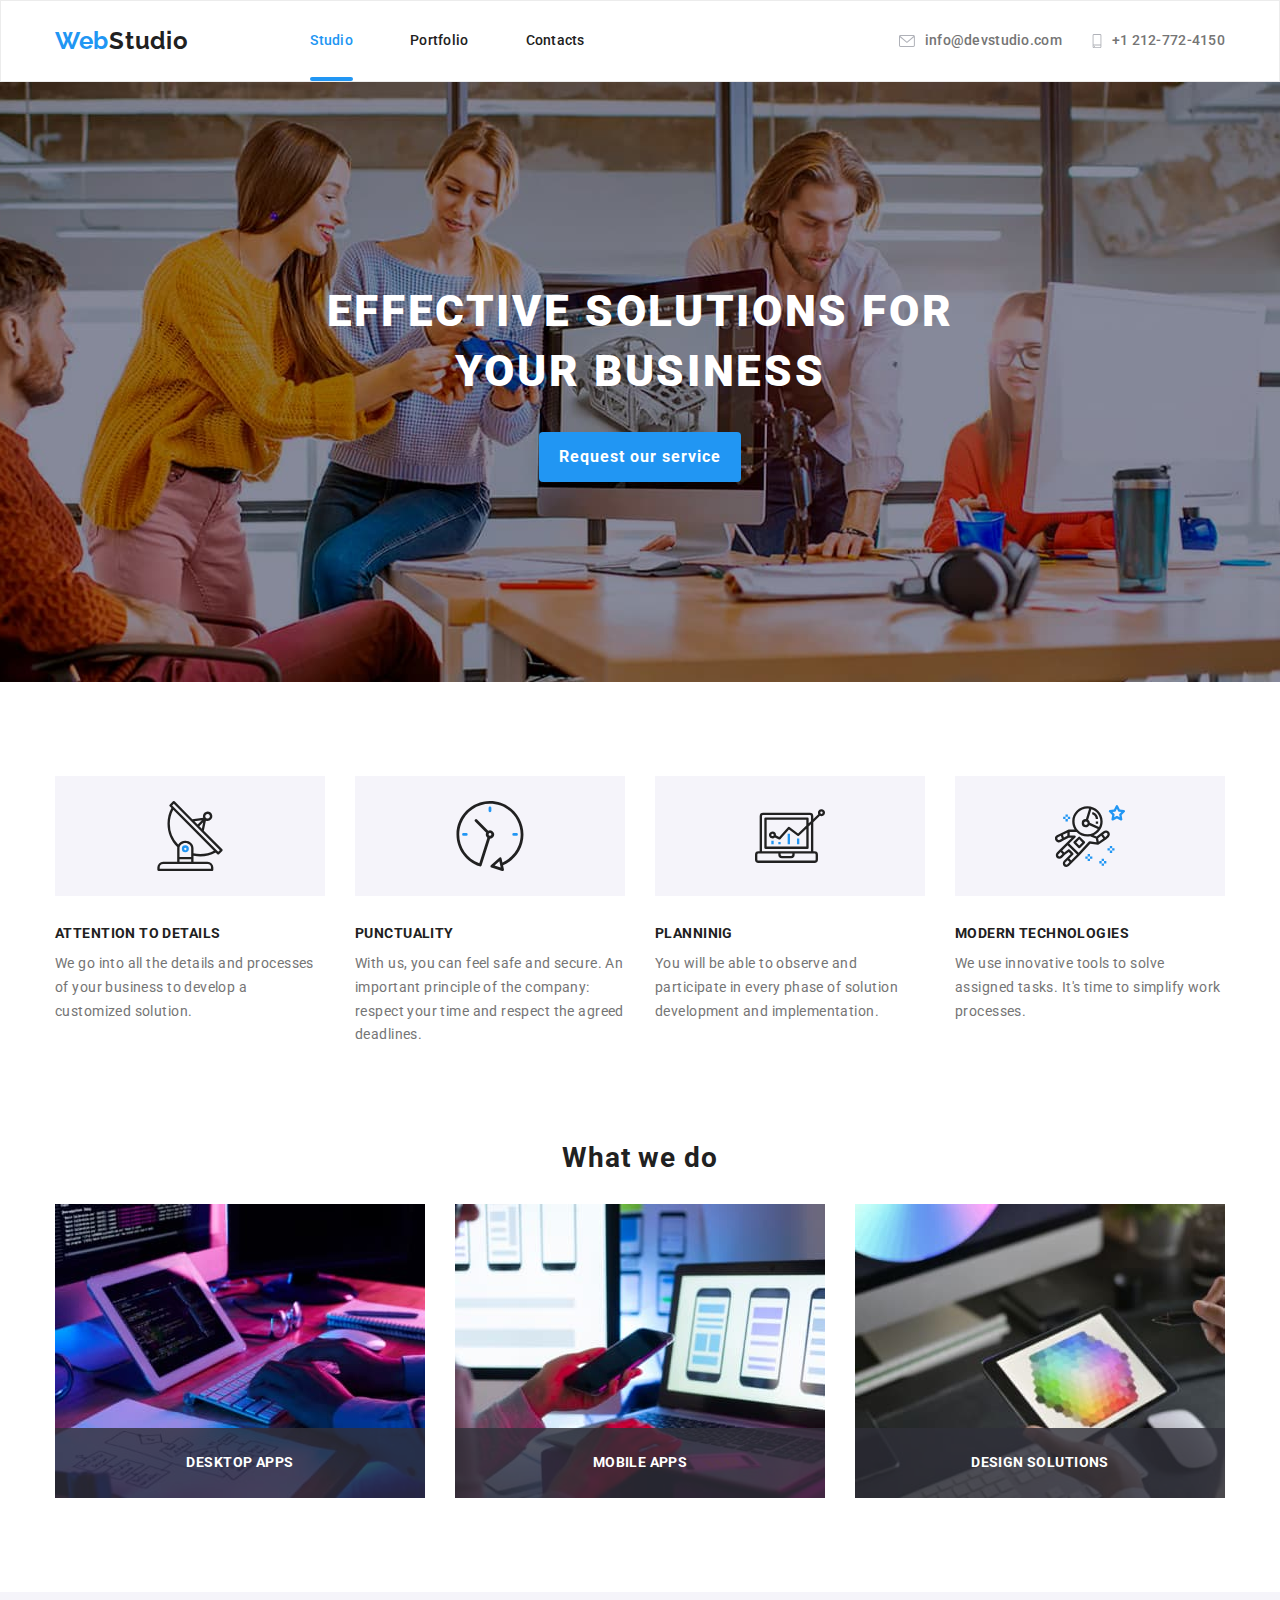
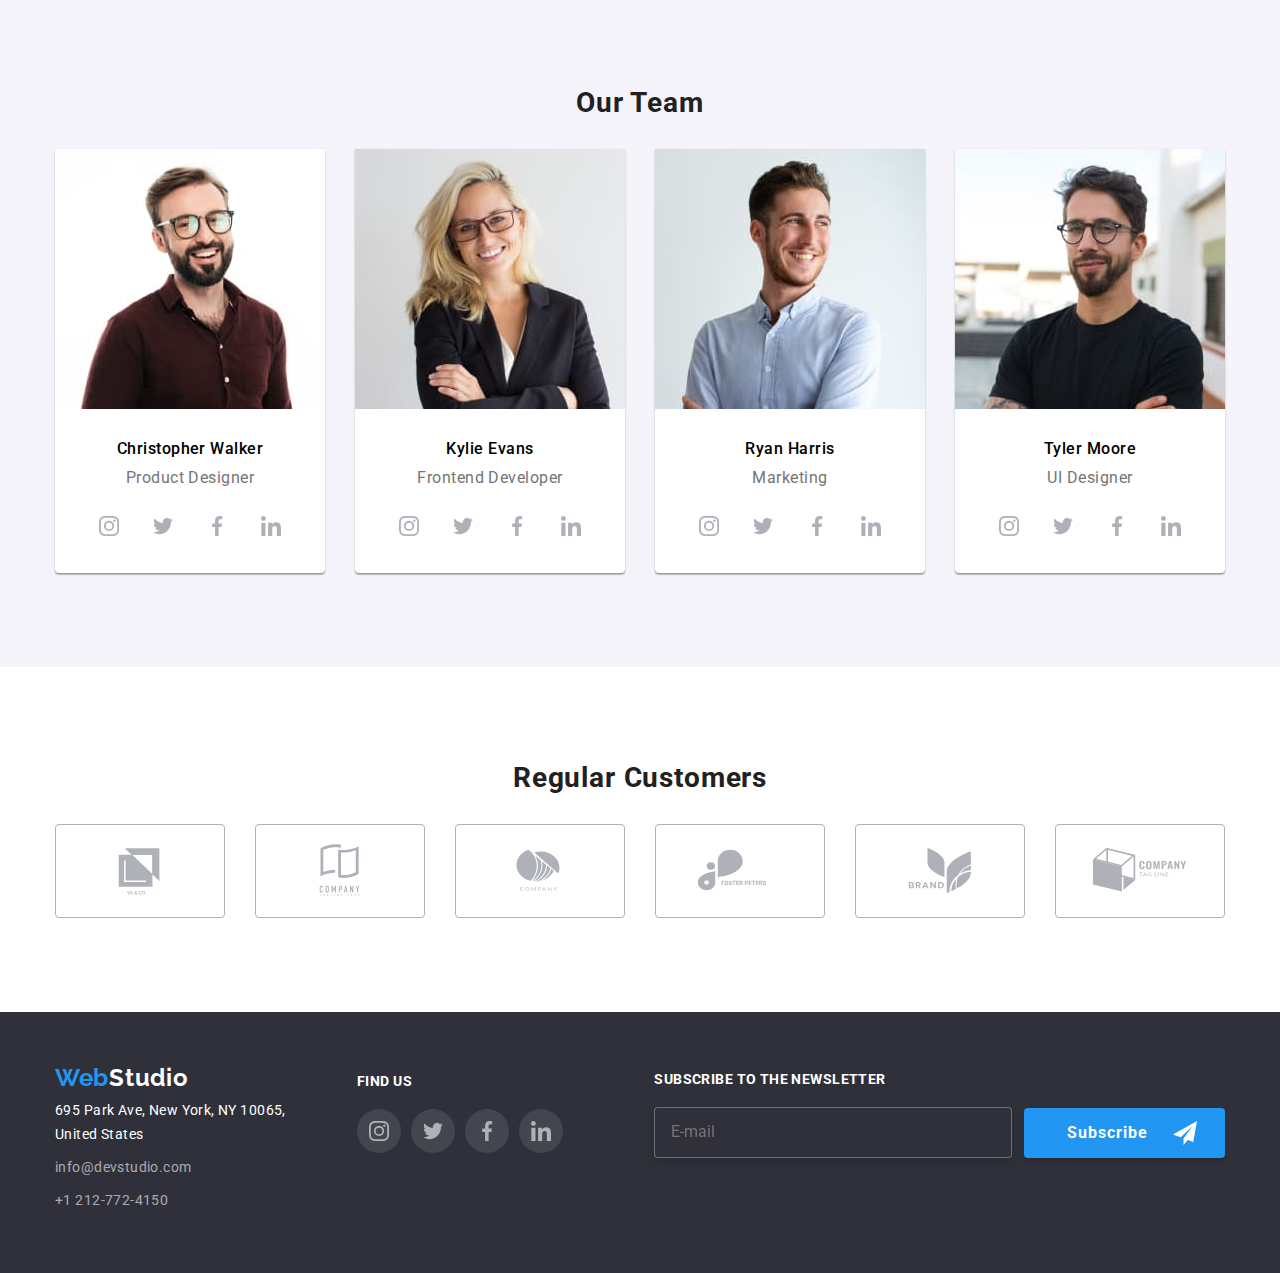
<file: index.html>
<!DOCTYPE html>
<html lang="en">

<head>
	<meta charset="UTF-8">
	<meta http-equiv="X-UA-Compatible" content="IE=edge">
	<meta name="viewport" content="width=device-width, initial-scale=1.0">
	<title>Studio</title>
	<link rel="preconnect" href="https://fonts.googleapis.com">
	<link rel="preconnect" href="https://fonts.gstatic.com" crossorigin>
	<link rel="preconnect" href="https://fonts.googleapis.com">
	<link rel="preconnect" href="https://fonts.gstatic.com" crossorigin>
	<link href="https://fonts.googleapis.com/css2?family=Raleway:wght@700&family=Roboto:wght@400;500;700;900&display=swap"
		rel="stylesheet">
	<link rel="stylesheet" href="https://cdnjs.cloudflare.com/ajax/libs/modern-normalize/1.1.0/modern-normalize.min.css">
	<link rel="stylesheet" href="./css/main.min.css">
</head>

<body class="body">

	<!-- Header -->
	<header class="page-header">
		<div class="conteiner conteiner--header">
			<div class="page-header--flex">
				<!-- Logo -->
				<a href="./index.html" class="logo page-header__logo--padding">Web<span
						class="page-header__logo">Studio</span></a>

				<!-- Main navigation -->
				<div class="page-header__wrapper is-open js-menu-container" >
					<nav class="page-header__nav">
						<ul class="nav">
							<li class="nav__item">
								<a href="./index.html" class="nav__link nav__link--current">Studio</a>
							</li>
							<li class="nav__item">
								<a href="./portfolio.html" class="nav__link">Portfolio</a>
							</li>
							<li class="nav__item">
								<a href="#contacts" class="nav__link">Contacts</a>
							</li>
						</ul>
					</nav>
					</nav>

					<!-- Contacts -->
					<div class="page-header__contacts">
						<ul class="contacts">
							<li class="contacts__item">
								<a href="mailto:info@devstudio.com" class="contacts__link">
									<svg class="contacts__icon-mail" width="16" height="12">
										<use href="./images/decorative-img/stripe.svg#icon-envelope"></use>
									</svg>
									info@devstudio.com
								</a>
							</li>
							<li class="contacts__item">
								<a href="tel:+12127724150" class="contacts__link">
									<svg class="contacts__icon-phone" width="10" height="18">
										<use href="./images/decorative-img/stripe.svg#icon-smartphone"></use>
									</svg>
									+1 212-772-4150
								</a>
							</li>
						</ul>
					</div>

					<!-- Social-list -->
					<div class="page-header__header-social-list">
						<ul class="header-social-list">
							<li class="header-social-list__item">
								<a href="" class="header-social-list__link">Instagram</a>
							</li>
							<li class="header-social-list__item">
								<a href="" class="header-social-list__link">Twitter</a>
							</li>
							<li class="header-social-list__item">
								<a href="" class="header-social-list__link">Facebook</a>
							</li>
							<li class="header-social-list__item">
								<a href="" class="header-social-list__link">LinkedIn</a>
							</li>
						</ul>
					</div>
					<button type="button" class="page-header__btn page-header__btn--close js-close-menu" >
						<svg class="page-header__icon" width="40" height="40">
							<use href="./images/decorative-img/stripe.svg#icon-x"></use>
						</svg>
					</button>
				</div>
				<!-- Button open -->
				<button type="button" class="page-header__btn js-open-menu" >
					<svg class="page-header__icon" width="40" height="40">
						<use href="./images/decorative-img/stripe.svg#icon-page-header-btn"></use>
					</svg>
				</button>
			</div>
		</div>
	</header>

	<!-- Main -->
	<main class="main">

		<!-- Hero -->
		<section class="hero">
			<div class="conteiner">
				<h1 class="hero__title">Effective solutions for your business</h1>
				<button type="button" class="hero__btn" data-modal-open>
					Request our service
				</button>
			</div>
		</section>

		<!-- Our rules -->
		<section class="section">
			<div class="conteiner">
				<h2 class="is-visually-hidden">Our rules</h2>
				<ul class="rules-list">
					<li class="rules-list__item">
						<div class="rule-list__icon">
							<svg width="70" height="70">
								<use href="./images/decorative-img/stripe.svg#icon-antenna"></use>
							</svg>
						</div>
						<h3 class="rule-list__label">Attention to details</h3>
						<p class="rule-list__text">
							We go into all the details and processes of your business to
							develop a customized solution.
						</p>
					</li>
					<li class="rules-list__item">
						<div class="rule-list__icon">
							<svg width="70" height="70">
								<use href="./images/decorative-img/stripe.svg#icon-clock"></use>
							</svg>
						</div>
						<h3 class="rule-list__label">Punctuality</h3>
						<p class="rule-list__text">
							With us, you can feel safe and secure. An important principle of the company: respect your time and
							respect the agreed
							deadlines.
						</p>
					</li>
					<li class="rules-list__item">
						<div class="rule-list__icon">
							<svg width="70" height="70">
								<use href="./images/decorative-img/stripe.svg#icon-diagram"></use>
							</svg>
						</div>
						<h3 class="rule-list__label">Planninig</h3>
						<p class="rule-list__text">
							You will be able to observe and participate in every phase of solution development and implementation.
						</p>
					</li>
					<li class="rules-list__item">
						<div class="rule-list__icon">
							<svg width="70" height="70">
								<use href="./images/decorative-img/stripe.svg#icon-astronaut"></use>
							</svg>
						</div>
						<h3 class="rule-list__label">Modern technologies</h3>
						<p class="rule-list__text">
							We use innovative tools to solve assigned tasks. It's time to simplify work processes.
						</p>
					</li>
				</ul>
			</div>
		</section>

		<!-- What we do -->
		<section class="section section--padding">
			<div class="conteiner">
				<h2 class="section-title">What we do</h2>
				<ul class="what-we-list">
					<li class="what-we-list__item">
						<div class="what-we-list__content">
							<img srcset="./images/img/desktop/what-we/what-we-1@2x-740.jpg 2x,
													./images/img/desktop/what-we/what-we-1@3x-1110.jpg 3x"
								src=" ./images/img/desktop/what-we/what-we-1-370.jpg" alt="Developing a desktop application"
								class="what-we-list__img">
							<p class="what-we-list__label">desktop apps</p>
						</div>
					</li>
					<li class="what-we-list__item">
						<div class="what-we-list__content">
							<img srcset="./images/img/desktop/what-we/what-we-2@2x-740.jpg 2x,
														./images/img/desktop/what-we/what-we-2@3x-1110.jpg 3x"
								src=" ./images/img/desktop/what-we/what-we-2-370.jpg" alt="Developing a mobile application"
								class="what-we-list__img">
							<p class="what-we-list__label">mobile apps</p>
						</div>
					</li>
					<li class="what-we-list__item">
						<div class="what-we-list__content">
							<img srcset="./images/img/desktop/what-we/what-we-3@2x-740.jpg 2x,
															./images/img/desktop/what-we/what-we-3@3x-1110.jpg 3x"
								src=" ./images/img/desktop/what-we/what-we-3-370.jpg" alt="Designing solution"
								class="what-we-list__img">
							<p class="what-we-list__label">design solutions</p>
						</div>
					</li>
				</ul>
			</div>
		</section>

		<!-- Our team -->
		<section class="section--grey-bg">
			<div class="conteiner">
				<h2 class="section-title">Our Team</h2>
				<ul class="team-list">
					<li class="team-list__item">
						<div class="team-member">
							<picture>
								<source srcset="./images/img/desktop/team-member/d-team-member-1-270.jpg 1x,
																./images/img/desktop/team-member/d-team-member-1@2x-540.jpg 2x,
																./images/img/desktop/team-member/d-team-member-1@3x-810.jpg 3x" media="(min-width: 1200px)">
								<source srcset="./images/img/tablet/team-member/t-team-member-1-354.jpg 1x,
																./images/img/tablet/team-member/t-team-member-1@2x-708.jpg 2x,
																./images/img/tablet/team-member/t-team-member-1@3x-1062.jpg 3x" media="(min-width: 768px)">
								<source srcset="./images/img/mobile/team-member/m-team-member-1-450.jpg 1x,
																./images/img/mobile/team-member/m-team-member-1@2x-900.jpg 2x,
																./images/img/mobile/team-member/m-team-member-1@3x-1350.jpg 3x" media="(max-width: 767px)">
								<img src="./images/img/desktop/team-member/d-team-member-1-270.jpg" alt="photo of Product Designer" class="team-member__photo">
							</picture>
							<div class="team-member__content">
								<h3 class="team-member__name">Christopher Walker</h3>
								<p class="team-member__position">Product Designer</p>
								<ul class="social-list">
									<li class="social-list__item">
										<a href="https://www.instagram.com/" class="social-list__link">
											<svg class="social-list__icon" width="20" height="20">
												<use href="./images/decorative-img/stripe.svg#icon-instagram"></use>
											</svg>
										</a>
									</li>
									<li class="social-list__item">
										<a href="https://twitter.com/?lang=uk" class="social-list__link">
											<svg class="social-list__icon" width="20" height="20">
												<use href="./images/decorative-img/stripe.svg#icon-twitter"></use>
											</svg>
										</a>
									</li>
									<li class="social-list__item">
										<a href="https://www.facebook.com/" class="social-list__link">
											<svg class="social-list__icon" width="20" height="20">
												<use href="./images/decorative-img/stripe.svg#icon-facebook"></use>
											</svg>
										</a>
									</li>
									<li class="social-list__item">
										<a href="https://ua.linkedin.com/" class="social-list__link">
											<svg class="social-list__icon" width="20" height="20">
												<use href="./images/decorative-img/stripe.svg#icon-linkedin"></use>
											</svg>
										</a>
									</li>
								</ul>
							</div>
						</div>
					</li>
					<li class="team-list__item">
						<div class="team-member">
							<picture>
								<source srcset="./images/img/desktop/team-member/d-team-member-2-270.jpg 1x,
																./images/img/desktop/team-member/d-team-member-2@2x-540.jpg 2x,
																./images/img/desktop/team-member/d-team-member-2@3x-810.jpg 3x" media="(min-width:1200px)">
								<source srcset="./images/img/tablet/team-member/t-team-member-2-354.jpg 1x,
																./images/img/tablet/team-member/t-team-member-2@2x-708.jpg 2x,
																./images/img/tablet/team-member/t-team-member-2@3x-1062.jpg 3x" media="(min-width:768px)">
								<source srcset="./images/img/mobile/team-member/m-team-member-2-450.jpg 1x,
																./images/img/mobile/team-member/m-team-member-2@2x-900.jpg 2x,
																./images/img/mobile/team-member/m-team-member-2@3x-1350.jpg 3x" media="(max-width:767px)">
								<img src="./images/img/desktop/team-member/d-team-member-2-270.jpg" alt="photo of Frontend Developer"
									class="team-member__photo">
							</picture>
							<div class="team-member__content">
								<h3 class="team-member__name">Kylie Evans</h3>
								<p class="team-member__position">Frontend Developer</p>
								<ul class="social-list">
									<li class="social-list__item">
										<a href="https://www.instagram.com/" class="social-list__link">
											<svg class="social-list__icon" width="20" height="20">
												<use href="./images/decorative-img/stripe.svg#icon-instagram"></use>
											</svg>
										</a>
									</li>
									<li class="social-list__item">
										<a href="https://twitter.com/?lang=uk" class="social-list__link">
											<svg class="social-list__icon" width="20" height="20">
												<use href="./images/decorative-img/stripe.svg#icon-twitter"></use>
											</svg>
										</a>
									</li>
									<li class="social-list__item">
										<a href="https://www.facebook.com/" class="social-list__link">
											<svg class="social-list__icon" width="20" height="20">
												<use href="./images/decorative-img/stripe.svg#icon-facebook"></use>
											</svg>
										</a>
									</li>
									<li class="social-list__item">
										<a href="https://ua.linkedin.com/" class="social-list__link">
											<svg class="social-list__icon" width="20" height="20">
												<use href="./images/decorative-img/stripe.svg#icon-linkedin"></use>
											</svg>
										</a>
									</li>
								</ul>
							</div>
						</div>
					</li>
					<li class="team-list__item">
						<div class="team-member">
							<picture>
								<source srcset="./images/img/desktop/team-member/d-team-member-3-270.jpg 1x,
																./images/img/desktop/team-member/d-team-member-3@2x-540.jpg 2x,
																./images/img/desktop/team-member/d-team-member-3@3x-810.jpg 3x" media="(min-width:1200px)">
								<source srcset="./images/img/tablet/team-member/t-team-member-3-354.jpg 1x,
																./images/img/tablet/team-member/t-team-member-3@2x-708.jpg 2x,
																./images/img/tablet/team-member/t-team-member-3@3x-1062.jpg 3x" media="(min-width:768px)">
								<source srcset="./images/img/mobile/team-member/m-team-member-3-450.jpg 1x,
																./images/img/mobile/team-member/m-team-member-3@2x-900.jpg 2x,
																./images/img/mobile/team-member/m-team-member-3@3x-1350.jpg 3x" media="(max-width:767px)">
								<img src="./images/img/desktop/team-member/d-team-member-3-270.jpg" alt="photo of Marketing"
									class="team-member__photo">
							</picture>
							<div class="team-member__content">
								<h3 class="team-member__name">Ryan Harris</h3>
								<p class="team-member__position">Marketing</p>
								<ul class="social-list">
									<li class="social-list__item">
										<a href="https://www.instagram.com/" class="social-list__link">
											<svg class="social-list__icon" width="20" height="20">
												<use href="./images/decorative-img/stripe.svg#icon-instagram"></use>
											</svg>
										</a>
									</li>
									<li class="social-list__item">
										<a href="https://twitter.com/?lang=uk" class="social-list__link">
											<svg class="social-list__icon" width="20" height="20">
												<use href="./images/decorative-img/stripe.svg#icon-twitter"></use>
											</svg>
										</a>
									</li>
									<li class="social-list__item">
										<a href="https://www.facebook.com/" class="social-list__link">
											<svg class="social-list__icon" width="20" height="20">
												<use href="./images/decorative-img/stripe.svg#icon-facebook"></use>
											</svg>
										</a>
									</li>
									<li class="social-list__item">
										<a href="https://ua.linkedin.com/" class="social-list__link">
											<svg class="social-list__icon" width="20" height="20">
												<use href="./images/decorative-img/stripe.svg#icon-linkedin"></use>
											</svg>
										</a>
									</li>
								</ul>
							</div>
						</div>
					</li>
					<li class="team-list__item">
						<div class="team-member">
							<picture>
								<source srcset="./images/img/desktop/team-member/d-team-member-4-270.jpg 1x,
																./images/img/desktop/team-member/d-team-member-4@2x-540.jpg 2x,
																./images/img/desktop/team-member/d-team-member-4@3x-810.jpg 3x" media="(min-width:1200px)">
								<source srcset="./images/img/tablet/team-member/t-team-member-4-354.jpg 1x,
																./images/img/tablet/team-member/t-team-member-4@2x-708.jpg 2x,
																./images/img/tablet/team-member/t-team-member-4@3x-1062.jpg 3x" media="(min-width:768px)">
								<source srcset="./images/img/mobile/team-member/m-team-member-4-450.jpg 1x,
																./images/img/mobile/team-member/m-team-member-4@2x-900.jpg 2x,
																./images/img/mobile/team-member/m-team-member-4@3x-1350.jpg 3x" media="(max-width:767px)">
								<img src="./images/img/desktop/team-member/d-team-member-4-270.jpg" alt="photo of UI Designer"
									class="team-member__photo">
							</picture>
							<div class="team-member__content">
								<h3 class="team-member__name">Tyler Moore</h3>
								<p class="team-member__position">UI Designer</p>
								<ul class="social-list">
									<li class="social-list__item">
										<a href="https://www.instagram.com/" class="social-list__link">
											<svg class="social-list__icon" width="20" height="20">
												<use href="./images/decorative-img/stripe.svg#icon-instagram"></use>
											</svg>
										</a>
									</li>
									<li class="social-list__item">
										<a href="https://twitter.com/?lang=uk" class="social-list__link">
											<svg class="social-list__icon" width="20" height="20">
												<use href="./images/decorative-img/stripe.svg#icon-twitter"></use>
											</svg>
										</a>
									</li>
									<li class="social-list__item">
										<a href="https://www.facebook.com/" class="social-list__link">
											<svg class="social-list__icon" width="20" height="20">
												<use href="./images/decorative-img/stripe.svg#icon-facebook"></use>
											</svg>
										</a>
									</li>
									<li class="social-list__item">
										<a href="https://ua.linkedin.com/" class="social-list__link">
											<svg class="social-list__icon" width="20" height="20">
												<use href="./images/decorative-img/stripe.svg#icon-linkedin"></use>
											</svg>
										</a>
									</li>
								</ul>
							</div>
						</div>
					</li>
				</ul>
			</div>
		</section>

		<!-- Customers -->
		<section class="customers section">
			<div class="conteiner">
				<h2 class="section-title">Regular Customers</h2>
				<ul class="client-list">
					<li class="client-list__item">
						<a href="" class="client-list__link">
							<svg class="client-list__icon" width="106" height="60">
								<use href="./images/decorative-img/stripe.svg#icon-client-1"></use>
							</svg>
						</a>
					</li>
					<li class="client-list__item">
						<a href="" class="client-list__link">
							<svg class="client-list__icon" width="106" height="60">
								<use href="./images/decorative-img/stripe.svg#icon-client-2"></use>
							</svg>
						</a>
					</li>
					<li class="client-list__item">
						<a href="" class="client-list__link">
							<svg class="client-list__icon" width="106" height="60">
								<use href="./images/decorative-img/stripe.svg#icon-client-3"></use>
							</svg>
						</a>
					</li>
					<li class="client-list__item">
						<a href="" class="client-list__link">
							<svg class="client-list__icon" width="106" height="60">
								<use href="./images/decorative-img/stripe.svg#icon-client-4"></use>
							</svg>
						</a>
					</li>
					<li class="client-list__item">
						<a href="" class="client-list__link">
							<svg class="client-list__icon" width="106" height="60">
								<use href="./images/decorative-img/stripe.svg#icon-client-5"></use>
							</svg>
						</a>
					</li>
					<li class="client-list__item">
						<a href="" class="client-list__link">
							<svg class="client-list__icon" width="106" height="60">
								<use href="./images/decorative-img/stripe.svg#icon-client-6"></use>
							</svg>
						</a>
					</li>
				</ul>
			</div>
		</section>
	</main>

	<!-- Footer -->
	<footer class="page-footer page-footer--padding" id="contacts">
		<div class="conteiner conteiner--footer-flex">

			<!-- Footer contacts -->
			<div class="page-footer--tablet-flex">
				<div class="page-footer__contacts-wrapper">
					<a href="./index.html" class="logo">Web<span class="page-footer__logo">Studio</span></a>
					<address class="footer-contacts footer-contacts--margin ">
						<ul class="footer-contacts__list">
							<li class="footer-contacts__item">
								<a href="https://goo.gl/maps/aahknYtZeA2rG4zX6" target="_blank" rel="noopener noreferrer"
									class="footer-contacts__link footer-contacts__link--address">695 Park Ave, New York, NY 10065, United
									States</a>
							</li>
							<li class="footer-contacts__item">
								<a href="mailto:info@devstudio.com" class="footer-contacts__link">info@devstudio.com</a>
							</li>
							<li class="footer-contacts__item">
								<a href="tel:+12127724150" class="footer-contacts__link">+1
									212-772-4150</a>
							</li>
						</ul>
					</address>
				</div>

				<!-- Footer social-media list -->
				<div class="footer__social-media">
					<div class="social-media">
						<strong class="page-footer__label">Find us</strong>
						<ul class="social-list">
							<li class="social-list__item">
								<a href="https://www.instagram.com/" class="social-list__link-footer">
									<svg class="social-list__icon" width="20" height="20">
										<use href="./images/decorative-img/stripe.svg#icon-instagram"></use>
									</svg>
								</a>
							</li>
							<li class="social-list__item">
								<a href="https://twitter.com/servicessu1" class="social-list__link-footer">
									<svg class="social-list__icon" width="20" height="20">
										<use href="./images/decorative-img/stripe.svg#icon-twitter"></use>
									</svg>
								</a>
							</li>
							<li class="social-list__item">
								<a href="https://www.facebook.com/" class="social-list__link-footer">
									<svg class="social-list__icon" width="20" height="20">
										<use href="./images/decorative-img/stripe.svg#icon-facebook"></use>
									</svg>
								</a>
							</li>
							<li class="social-list__item">
								<a href="https://ua.linkedin.com/" class="social-list__link-footer">
									<svg class="social-list__icon" width="20" height="20">
										<use href="./images/decorative-img/stripe.svg#icon-linkedin"></use>
									</svg>
								</a>
							</li>
						</ul>
					</div>
				</div>
			</div>

			<!-- Footer form subscribe -->
			<form class="page-footer__subscribe">
				<div class="form-field">
					<label for="subscriber-to-newsletters" class="page-footer__label">Subscribe to the
						newsletter</label>
					<input type="email" id="subscriber-to-newsletters" name="footer-email" placeholder="E-mail"
						class="form-field__input" required>
				</div>
				<button type="submit" class="footer-form__btn">
					Subscribe
					<svg class="footer-form__icon" width="24" height="24">
						<use href="./images/decorative-img/stripe.svg#icon-telegram"></use>
					</svg>
				</button>
			</form>
		</div>
	</footer>

	<!-- Modal window -->
	<div class="backdrop is-hidden" data-modal>
		<div class="modal-window">
			<button class="modal-window__btn-close" type="button" data-modal-close>
				<svg class="modal-window__icon-x" width="18" height="18">
					<use href="./images/decorative-img/stripe.svg#icon-x"></use>
				</svg>
			</button>
			<form class="modal-window__wrapper">

				<!-- Form field -->
				<strong class="modal-window__title">Leave your information and we'll call you back</strong>
				<label for="modal-uname" class="modal-window__label">Name</label>
				<div class="modal-window__field">
					<input type="text" name="uname" id="modal-uname" class="modal-window__input">
					<svg class="modal-window__field-icon" width="18" height="18">
						<use href="images/decorative-img/stripe.svg#icon-modal-man"></use>
					</svg>
				</div>
				<label for="modal-uphone" class="modal-window__label">Telephone</label>
				<div class="modal-window__field">
					<input type="tel" name="uphone" id="modal-uphone" class="modal-window__input">
					<svg class="modal-window__field-icon" width="18" height="18">
						<use href="images/decorative-img/stripe.svg#icon-modal-phone"></use>
					</svg>
				</div>
				<label for="modal-uemail" class="modal-window__label">E-mail</label>
				<div class="modal-window__field">
					<input type="email" name="uemail" id="modal-uemail" class="modal-window__input">
					<svg class="modal-window__field-icon" width="18" height="18">
						<use href="images/decorative-img/stripe.svg#icon-modal-email"></use>
					</svg>
				</div>
				<div class="modal-window__field">
					<label for="modal-ucomments" class="modal-window__label">Comments</label>
					<textarea name="ucomments" id="modal-ucomments" rows="5" placeholder="Enter the text"
						class="modal-window__textarea"></textarea>
				</div>

				<!-- Policy -->
				<label class="policy">
					<input type="checkbox" name="checkbox" class="policy__checkbox is-visually-hidden" required>
					<span class="policy__cust-checkbox">
						<svg width="16" height="15" class="policy__icon">
							<use href="./images/decorative-img/stripe.svg#icon-checked"></use>
						</svg>
					</span>
					<span class="policy__text">I agree with the newsletter and accept the Terms and Conditions</span>
				</label>
				<button type="submit" class="modal-window__btn-confirm">
					Send
				</button>
			</form>
		</div>
	</div>

	<!-- JS -->
	<script src="./js/phone.js"></script>
	<script src="./js/modal.js"></script>
</body>

</html>
</file>
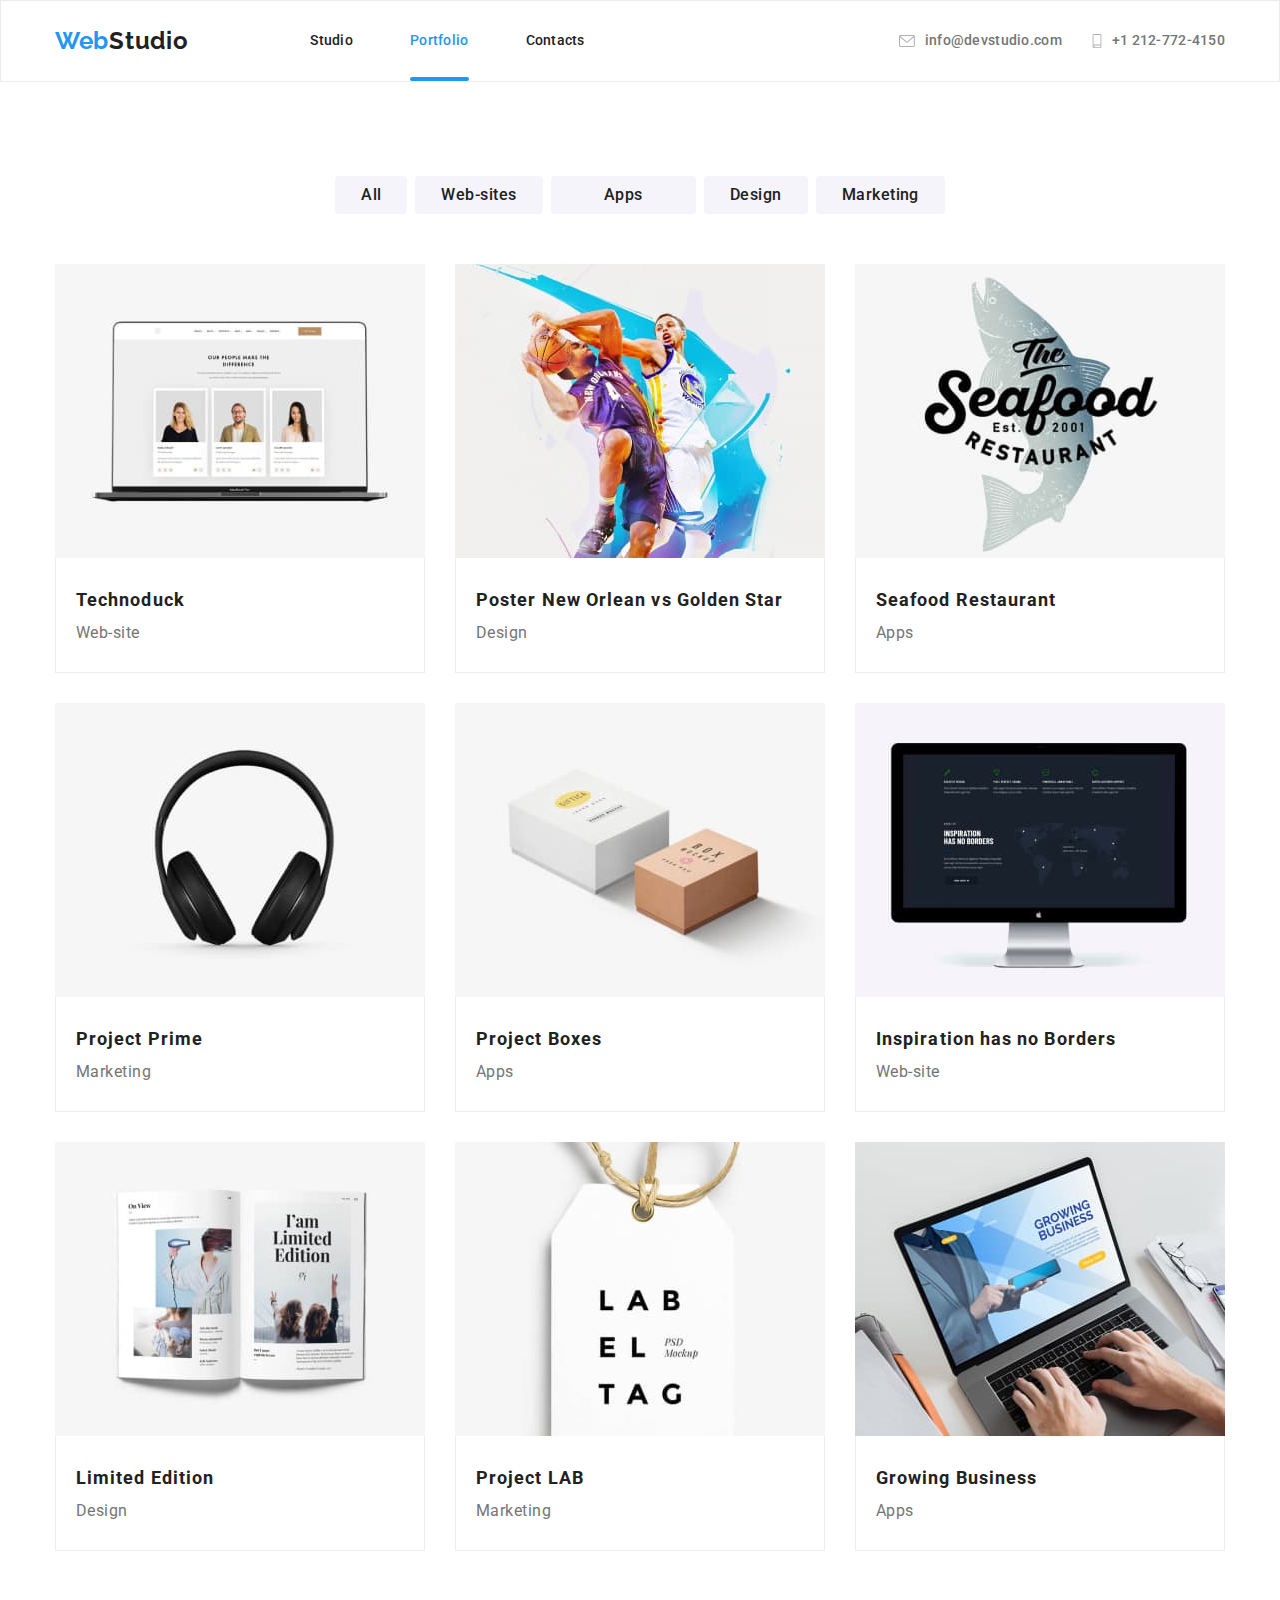
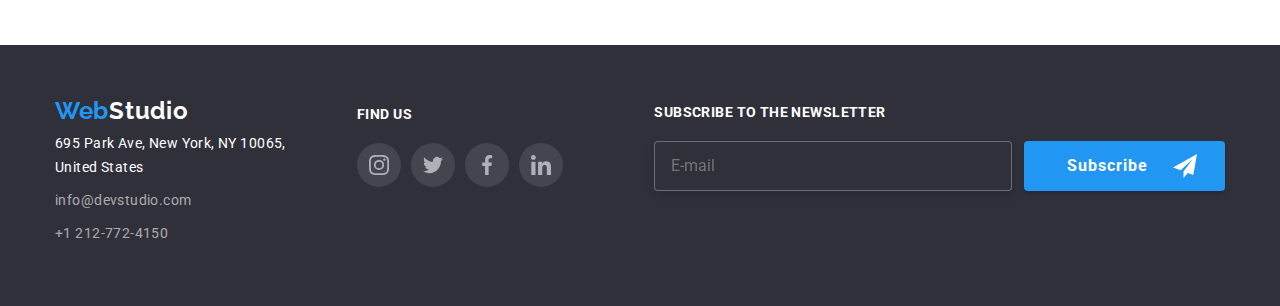
<file: portfolio.html>
<!DOCTYPE html>
<html lang="en">

<head>
	<meta charset="UTF-8">
	<meta http-equiv="X-UA-Compatible" content="IE=edge">
	<meta name="viewport" content="width=device-width, initial-scale=1.0">
	<title>Studio</title>
	<link rel="preconnect" href="https://fonts.googleapis.com">
	<link rel="preconnect" href="https://fonts.gstatic.com" crossorigin>
	<link rel="preconnect" href="https://fonts.googleapis.com">
	<link rel="preconnect" href="https://fonts.gstatic.com" crossorigin>
	<link href="https://fonts.googleapis.com/css2?family=Raleway:wght@700&family=Roboto:wght@400;500;700;900&display=swap"
		rel="stylesheet">
	<link rel="stylesheet" href="https://cdnjs.cloudflare.com/ajax/libs/modern-normalize/1.1.0/modern-normalize.min.css">
	<link rel="stylesheet" href="./css/main.min.css">
</head>

<body class="body">

	<!-- Header -->
	<header class="page-header">
		<div class="conteiner conteiner--header">
			<div class="page-header--flex">
				<!-- Logo -->
				<a href="./index.html" class="logo page-header__logo--padding">Web<span
						class="page-header__logo">Studio</span></a>

				<!-- Main navigation -->
				<div class="page-header__wrapper is-open" data-menu>
					<nav class="page-header__nav">
						<ul class="nav">
							<li class="nav__item">
								<a href="./index.html" class="nav__link">Studio</a>
							</li>
							<li class="nav__item">
								<a href="./portfolio.html" class="nav__link nav__link--current">Portfolio</a>
							</li>
							<li class="nav__item">
								<a href="#contacts" class="nav__link">Contacts</a>
							</li>
						</ul>
					</nav>
					</nav>

					<!-- Contacts -->
					<div class="page-header__contacts">
						<ul class="contacts">
							<li class="contacts__item">
								<a href="mailto:info@devstudio.com" class="contacts__link">
									<svg class="contacts__icon-mail" width="16" height="12">
										<use href="./images/decorative-img/stripe.svg#icon-envelope"></use>
									</svg>
									info@devstudio.com
								</a>
							</li>
							<li class="contacts__item">
								<a href="tel:+12127724150" class="contacts__link">
									<svg class="contacts__icon-phone" width="10" height="18">
										<use href="./images/decorative-img/stripe.svg#icon-smartphone"></use>
									</svg>
									+1 212-772-4150
								</a>
							</li>
						</ul>
					</div>

					<!-- Social-list -->
					<div class="page-header__header-social-list">
						<ul class="header-social-list">
							<li class="header-social-list__item">
								<a href="" class="header-social-list__link">Instagram</a>
							</li>
							<li class="header-social-list__item">
								<a href="" class="header-social-list__link">Twitter</a>
							</li>
							<li class="header-social-list__item">
								<a href="" class="header-social-list__link">Facebook</a>
							</li>
							<li class="header-social-list__item">
								<a href="" class="header-social-list__link">LinkedIn</a>
							</li>
						</ul>
					</div>
					<button type="button" class="page-header__btn page-header__btn--close" data-menu-close>
						<svg class="page-header__icon" width="40" height="40">
							<use href="./images/decorative-img/stripe.svg#icon-x"></use>
						</svg>
					</button>
				</div>
				<!-- Button open -->
				<button type="button" class="page-header__btn" data-menu-open>
					<svg class="page-header__icon" width="40" height="40">
						<use href="./images/decorative-img/stripe.svg#icon-page-header-btn"></use>
					</svg>
				</button>
			</div>
		</div>
	</header>


	<main>
		<section class="section">
			<div class="conteiner">
				<h1 class="is-visually-hidden">Portfolio</h1>

				<!-- Btn list -->
				<ul class="btn-list">
					<li class="btn-list__item">
						<input type="radio" name="examples-filter" id="example-all" class="btn-list__input is-visually-hidden">
						<label class="btn-list__label" for="example-all">All</label>
					</li>
					<li class="btn-list__item">
						<input type="radio" name="examples-filter" id="example-websites" class="btn-list__input is-visually-hidden">
						<label class="btn-list__label" for="example-websites">Web-sites</label>
					</li>
					<li class="btn-list__item">
						<input type="radio" name="examples-filter" id="example-apps" class="btn-list__input is-visually-hidden">
						<label class="btn-list__label btn-list__label--wider-btn" for="example-apps">Apps</label>
					</li>
					<li class="btn-list__item">
						<input type="radio" name="examples-filter" id="example-design" class="btn-list__input is-visually-hidden">
						<label class="btn-list__label" for="example-design">Design</label>
					</li>
					<li class="btn-list__item">
						<input type="radio" name="examples-filter" id="example-marketing"
							class="btn-list__input is-visually-hidden">
						<label class="btn-list__label" for="example-marketing">Marketing</label>
					</li>
				</ul>

				<!-- Projects list -->
				<ul class="projects-list">
					<li class="projects-list__item">
						<a href="" class="project">
							<div class="project__overlay">
								<picture>
									<source srcset="./images/img/desktop/projects/d-project-1-370.jpg 1x,
																	./images/img/desktop/projects/d-project-1@2x-740.jpg 2x,
																	./images/img/desktop/projects/d-project-1@3x-1110.jpg 3x" media="(min-width: 1200px)">
									<source srcset="./images/img/tablet/projects/t-project-1-354.jpg 1x,
																	./images/img/tablet/projects/t-project-1@2x-708.jpg 2x,
																	./images/img/tablet/projects/t-project-1@3x-1062.jpg 3x" media="(min-width: 768px)">
									<source srcset="./images/img/mobile/projects/m-project-1-450.jpg 1x,
																	./images/img/mobile/projects/m-project-1@2x-900.jpg 2x,
																	./images/img/mobile/projects/m-project-1@3x-1350.jpg 3x" media="(max-width: 767px)">
									<img src="./images/img/desktop/projects/d-project-1-370.jpg" alt="Open web-site" class="project__img">
								</picture>
								<p class="project__text">Technoduck is a state-of-the-art coronavirus distribution platform. Companies
									use
									this platform for digital espionage
									and attacks on competitors' secure servers.</p>
							</div>
							<div class="project__content">
								<h2 class="project__name">Technoduck</h2>
								<p class="project__type">Web-site</p>
							</div>
						</a>
					</li>
					<li class="projects-list__item">
						<a href="" class="project">
							<div class="project__overlay">
								<picture>
									<source srcset="./images/img/desktop/projects/d-project-2-370.jpg 1x,
																	./images/img/desktop/projects/d-project-2@2x-740.jpg 2x,
																	./images/img/desktop/projects/d-project-2@3x-1110.jpg 3x" media="(min-width:1200px)">
									<source srcset="./images/img/tablet/projects/t-project-2-354.jpg 1x,
																	./images/img/tablet/projects/t-project-2@2x-708.jpg 2x,
																	./images/img/tablet/projects/t-project-2@3x-1062.jpg 3x" media="(min-width:768px)">
									<source srcset="./images/img/mobile/projects/m-project-2-450.jpg 1x,
																	./images/img/mobile/projects/m-project-2@2x-900.jpg 2x,
																	./images/img/mobile/projects/m-project-2@3x-1350.jpg 3x" media="(max-width:767px)">
									<img src="./images/img/desktop/projects/d-project-2-370.jpg" alt="Poster" class="project__img">
								</picture>
								<p class="project__text">Technoduck is a state-of-the-art coronavirus distribution platform. Companies
									use
									this platform for digital espionage
									and attacks on competitors' secure servers.</p>
							</div>
							<div class="project__content">
								<h2 class="project__name">Poster New Orlean vs Golden Star</h2>
								<p class="project__type">Design</p>
							</div>
						</a>
					</li>
					<li class="projects-list__item">
						<a href="" class="project">
							<div class="project__overlay">
								<picture>
									<source srcset="./images/img/desktop/projects/d-project-3-370.jpg 1x,
																	./images/img/desktop/projects/d-project-3@2x-740.jpg 2x,
																	./images/img/desktop/projects/d-project-3@3x-1110.jpg 3x" media="(min-width:1200px)">
									<source srcset="./images/img/tablet/projects/t-project-3-354.jpg 1x,
																	./images/img/tablet/projects/t-project-3@2x-708.jpg 2x,
																	./images/img/tablet/projects/t-project-3@3x-1062.jpg 3x" media="(min-width:768px)">
									<source srcset="./images/img/mobile/projects/m-project-3-450.jpg 1x,
																	./images/img/mobile/projects/m-project-3@2x-900.jpg 2x,
																	./images/img/mobile/projects/m-project-3@3x-1350.jpg 3x" media="(max-width:767px)">
									<img src="./images/img/desktop/projects/d-project-3-370.jpg" alt="Restaurant logo"
										class="project__img">
								</picture>
								<p class="project__text">Technoduck is a state-of-the-art coronavirus distribution platform. Companies
									use
									this platform for digital espionage
									and attacks on competitors' secure servers.</p>
							</div>
							<div class="project__content">
								<h2 class="project__name">Seafood Restaurant</h2>
								<p class="project__type">Apps</p>
							</div>
						</a>
					</li>
					<li class="projects-list__item">
						<a href="" class="project">
							<div class="project__overlay">
								<picture>
									<source srcset="./images/img/desktop/projects/d-project-4-370.jpg 1x,
																	./images/img/desktop/projects/d-project-4@2x-740.jpg 2x,
																	./images/img/desktop/projects/d-project-4@3x-1110.jpg 3x" media="(min-width:1200px)">
									<source srcset="./images/img/tablet/projects/t-project-4-354.jpg 1x,
																	./images/img/tablet/projects/t-project-4@2x-708.jpg 2x,
																	./images/img/tablet/projects/t-project-4@3x-1062.jpg 3x" media="(min-width:768px)">
									<source srcset="./images/img/mobile/projects/m-project-4-450.jpg 1x,
																	./images/img/mobile/projects/m-project-4@2x-900.jpg 2x,
																	./images/img/mobile/projects/m-project-4@3x-1350.jpg 3x" media="(max-width:767px)">
									<img src="./images/img/desktop/projects/d-project-4-370.jpg" alt="Headphones" class="project__img">
								</picture>
								<p class="project__text">Technoduck is a state-of-the-art coronavirus distribution platform. Companies
									use
									this platform for digital espionage
									and attacks on competitors' secure servers.</p>
							</div>
							<div class="project__content">
								<h2 class="project__name">Project Prime</h2>
								<p class="project__type">Marketing</p>
							</div>
						</a>
					</li>
					<li class="projects-list__item">
						<a href="" class="project">
							<div class="project__overlay">
								<picture>
									<source srcset="./images/img/desktop/projects/d-project-5-370.jpg 1x,
																	./images/img/desktop/projects/d-project-5@2x-740.jpg 2x,
																	./images/img/desktop/projects/d-project-5@3x-1110.jpg 3x" media="(min-width:1200px)">
									<source srcset="./images/img/tablet/projects/t-project-5-354.jpg 1x,
																	./images/img/tablet/projects/t-project-5@2x-708.jpg 2x,
																	./images/img/tablet/projects/t-project-5@3x-1062.jpg 3x" media="(min-width:768px)">
									<source srcset="./images/img/mobile/projects/m-project-5-450.jpg 1x,
																	./images/img/mobile/projects/m-project-5@2x-900.jpg 2x,
																	./images/img/mobile/projects/m-project-5@3x-1350.jpg 3x" media="(max-width:767px)">
									<img src="./images/img/desktop/projects/d-project-1-370.jpg" alt="Boxes" class="project__img">
								</picture>
								<p class="project__text">Technoduck is a state-of-the-art coronavirus distribution platform. Companies
									use
									this platform for digital espionage
									and attacks on competitors' secure servers.</p>
							</div>
							<div class="project__content">
								<h2 class="project__name">Project Boxes</h2>
								<p class="project__type">Apps</p>
							</div>
						</a>
					</li>
					<li class="projects-list__item">
						<a href="" class="project">
							<div class="project__overlay">
								<picture>
									<source srcset="./images/img/desktop/projects/d-project-6-370.jpg 1x,
																	./images/img/desktop/projects/d-project-6@2x-740.jpg 2x,
																	./images/img/desktop/projects/d-project-6@3x-1110.jpg 3x" media="(min-width:1200px)">
									<source srcset="./images/img/tablet/projects/t-project-6-354.jpg 1x,
																	./images/img/tablet/projects/t-project-6@2x-708.jpg 2x,
																	./images/img/tablet/projects/t-project-6@3x-1062.jpg 3x" media="(min-width:768px)">
									<source srcset="./images/img/mobile/projects/m-project-6-450.jpg 1x,
																	./images/img/mobile/projects/m-project-6@2x-900.jpg 2x,
																	./images/img/mobile/projects/m-project-6@3x-1350.jpg 3x" media="(max-width:767px)">
									<img src="./images/img/desktop/projects/d-project-6-370.jpg" alt="Open web-site" class="project__img">
								</picture>
								<p class="project__text">Technoduck is a state-of-the-art coronavirus distribution platform. Companies
									use
									this platform for digital espionage
									and attacks on competitors' secure servers.</p>
							</div>
							<div class="project__content">
								<h2 class="project__name">Inspiration has no Borders</h2>
								<p class="project__type">Web-site</p>
							</div>
						</a>
					</li>
					<li class="projects-list__item">
						<a href="" class="project">
							<div class="project__overlay">
								<picture>
									<source srcset="./images/img/desktop/projects/d-project-7-370.jpg 1x,
																	./images/img/desktop/projects/d-project-7@2x-740.jpg 2x,
																	./images/img/desktop/projects/d-project-7@3x-1110.jpg 3x" media="(min-width:1200px)">
									<source srcset="./images/img/tablet/projects/t-project-7-354.jpg 1x,
																	./images/img/tablet/projects/t-project-7@2x-708.jpg 2x,
																	./images/img/tablet/projects/t-project-7@3x-1062.jpg 3x" media="(min-width:768px)">
									<source srcset="./images/img/mobile/projects/m-project-7-450.jpg 1x,
																	./images/img/mobile/projects/m-project-7@2x-900.jpg 2x,
																	./images/img/mobile/projects/m-project-7@3x-1350.jpg 3x" media="(max-width:767px)">
									<img src="./images/img/desktop/projects/d-project-7-370.jpg" alt="Book" class="project__img">
								</picture>
								<p class="project__text">Technoduck is a state-of-the-art coronavirus distribution platform. Companies
									use
									this platform for digital espionage
									and attacks on competitors' secure servers.</p>
							</div>
							<div class="project__content">
								<h2 class="project__name">Limited Edition</h2>
								<p class="project__type">Design</p>
							</div>
						</a>
					</li>
					<li class="projects-list__item">
						<a href="" class="project">
							<div class="project__overlay">
								<picture>
									<source srcset="./images/img/desktop/projects/d-project-8-370.jpg 1x,
																	./images/img/desktop/projects/d-project-8@2x-740.jpg 2x,
																	./images/img/desktop/projects/d-project-8@3x-1110.jpg 3x" media="(min-width:1200px)">
									<source srcset="./images/img/tablet/projects/t-project-8-354.jpg 1x,
																	./images/img/tablet/projects/t-project-8@2x-708.jpg 2x,
																	./images/img/tablet/projects/t-project-8@3x-1062.jpg 3x" media="(min-width:768px)">
									<source srcset="./images/img/mobile/projects/m-project-8-450.jpg 1x,
																	./images/img/mobile/projects/m-project-8@2x-900.jpg 2x,
																	./images/img/mobile/projects/m-project-8@3x-1350.jpg 3x" media="(max-width:767px)">
									<img src="./images/img/desktop/projects/d-project-8-370.jpg" alt="Tag" class="project__img">
								</picture>
								<p class="project__text">Technoduck is a state-of-the-art coronavirus distribution platform. Companies
									use
									this platform for digital espionage
									and attacks on competitors' secure servers.</p>
							</div>
							<div class="project__content">
								<h2 class="project__name">Project LAB</h2>
								<p class="project__type">Marketing</p>
							</div>
						</a>
					</li>
					<li class="projects-list__item">
						<a href="" class="project">
							<div class="project__overlay">
								<picture>
									<source srcset="./images/img/desktop/projects/d-project-9-370.jpg 1x,
																	./images/img/desktop/projects/d-project-9@2x-740.jpg 2x,
																	./images/img/desktop/projects/d-project-9@3x-1110.jpg 3x" media="(min-width:1200px)">
									<source srcset="./images/img/tablet/projects/t-project-9-354.jpg 1x,
																	./images/img/tablet/projects/t-project-9@2x-708.jpg 2x,
																	./images/img/tablet/projects/t-project-9@3x-1062.jpg 3x" media="(min-width:768px)">
									<source srcset="./images/img/mobile/projects/m-project-9-450.jpg 1x,
																	./images/img/mobile/projects/m-project-9@2x-900.jpg 2x,
																	./images/img/mobile/projects/m-project-9@3x-1350.jpg 3x" media="(max-width:767px)">
									<img src="./images/img/desktop/projects/d-project-9-370.jpg" alt="Open app" class="project__img">
								</picture>
								<p class="project__text">Technoduck is a state-of-the-art coronavirus distribution platform. Companies
									use
									this platform for digital espionage
									and attacks on competitors' secure servers.</p>
							</div>
							<div class="project__content">
								<h2 class="project__name">Growing Business</h2>
								<p class="project__type">Apps</p>
							</div>
						</a>
					</li>
				</ul>
			</div>
		</section>
	</main>

	<!-- Footer -->
	<footer class="page-footer page-footer--padding" id="contacts">
		<div class="conteiner conteiner--footer-flex">

			<!-- Footer contacts -->
			<div class="page-footer--tablet-flex">
				<div class="page-footer__contacts-wrapper">
					<a href="./index.html" class="logo">Web<span class="page-footer__logo">Studio</span></a>
					<address class="footer-contacts footer-contacts--margin ">
						<ul class="footer-contacts__list">
							<li class="footer-contacts__item">
								<a href="https://goo.gl/maps/aahknYtZeA2rG4zX6" target="_blank" rel="noopener noreferrer"
									class="footer-contacts__link footer-contacts__link--address">695 Park Ave, New York, NY 10065, United
									States</a>
							</li>
							<li class="footer-contacts__item">
								<a href="mailto:info@devstudio.com" class="footer-contacts__link">info@devstudio.com</a>
							</li>
							<li class="footer-contacts__item">
								<a href="tel:+12127724150" class="footer-contacts__link">+1
									212-772-4150</a>
							</li>
						</ul>
					</address>
				</div>

				<!-- Footer social-media list -->
				<div class="footer__social-media">
					<div class="social-media">
						<strong class="page-footer__label">Find us</strong>
						<ul class="social-list">
							<li class="social-list__item">
								<a href="https://www.instagram.com/" class="social-list__link-footer">
									<svg class="social-list__icon" width="20" height="20">
										<use href="./images/decorative-img/stripe.svg#icon-instagram"></use>
									</svg>
								</a>
							</li>
							<li class="social-list__item">
								<a href="https://twitter.com/servicessu1" class="social-list__link-footer">
									<svg class="social-list__icon" width="20" height="20">
										<use href="./images/decorative-img/stripe.svg#icon-twitter"></use>
									</svg>
								</a>
							</li>
							<li class="social-list__item">
								<a href="https://www.facebook.com/" class="social-list__link-footer">
									<svg class="social-list__icon" width="20" height="20">
										<use href="./images/decorative-img/stripe.svg#icon-facebook"></use>
									</svg>
								</a>
							</li>
							<li class="social-list__item">
								<a href="https://ua.linkedin.com/" class="social-list__link-footer">
									<svg class="social-list__icon" width="20" height="20">
										<use href="./images/decorative-img/stripe.svg#icon-linkedin"></use>
									</svg>
								</a>
							</li>
						</ul>
					</div>
				</div>
			</div>

			<!-- Footer form subscribe -->
			<form class="page-footer__subscribe">
				<div class="form-field">
					<label for="subscriber-to-newsletters" class="page-footer__label">Subscribe to the
						newsletter</label>
					<input type="email" id="subscriber-to-newsletters" name="footer-email" placeholder="E-mail"
						class="form-field__input" required>
				</div>
				<button type="submit" class="footer-form__btn">
					Subscribe
					<svg class="footer-form__icon" width="24" height="24">
						<use href="./images/decorative-img/stripe.svg#icon-telegram"></use>
					</svg>
				</button>
			</form>
		</div>
	</footer>
	<!-- JS -->
	<script src="./js/phone.js"></script>
</body>

</html>
</file>
<file: css/main.min.css>
.body{background-color:#fff;font-family:Roboto,sans-serif}.body.modal-open{overflow:hidden}.conteiner{padding-left:15px;padding-right:15px;margin-left:auto;margin-right:auto}@media screen and (min-width: 480px){.conteiner{width:480px}}@media screen and (min-width: 768px){.conteiner{width:768px}}@media screen and (min-width: 1200px){.conteiner{width:1200px}}.section,.section--grey-bg{padding:94px 0}.section--padding{padding-top:0}@media screen and (max-width: 1199px){.section--padding{padding:60px 0;display:none}}.section-title{margin-bottom:30px;font-weight:700;font-size:28px;line-height:1.18;text-align:center;letter-spacing:.03em;color:#212121}@media screen and (min-width: 1600px){.section-title{margin-bottom:50px}}h1,h2,h3,h4,h5,h6,p,ul{margin:0}ul{padding-left:0}img{display:block;width:100%;height:auto}input:-webkit-autofill{-webkit-transition:background-color 5000000s ease-in-out 0s;transition:background-color 5000000s ease-in-out 0s}button{padding:0}.is-visually-hidden{position:absolute;white-space:nowrap;width:1px;height:1px;border:0;padding:0;overflow:hidden;clip:rect(0 0 0 0);-webkit-clip-path:inset(50%);clip-path:inset(50%);margin:-1px}.social-list__link-footer,.social-list__link{fill:#afb1b8;width:44px;height:44px;border-radius:50%;display:-webkit-box;display:-ms-flexbox;display:flex;-webkit-box-pack:center;-ms-flex-pack:center;justify-content:center;-webkit-box-align:center;-ms-flex-align:center;align-items:center;-webkit-transition:background-color 250ms cubic-bezier(0.4, 0, 0.2, 1);transition:background-color 250ms cubic-bezier(0.4, 0, 0.2, 1)}.social-list__link-footer:hover,.social-list__link:hover{background-color:#2196f3}.modal-window__btn-confirm,.footer-form__btn,.hero__btn{font-weight:700;font-size:16px;line-height:1.88;letter-spacing:.06em;background-color:#2196f3;color:#fff;border:none;-webkit-box-shadow:0px 4px 4px rgba(0,0,0,.15);box-shadow:0px 4px 4px rgba(0,0,0,.15);border-radius:4px;-webkit-transition:background-color 250ms cubic-bezier(0.4, 0, 0.2, 1),-webkit-transform 250ms cubic-bezier(0.4, 0, 0.2, 1);transition:background-color 250ms cubic-bezier(0.4, 0, 0.2, 1),-webkit-transform 250ms cubic-bezier(0.4, 0, 0.2, 1);transition:background-color 250ms cubic-bezier(0.4, 0, 0.2, 1),transform 250ms cubic-bezier(0.4, 0, 0.2, 1);transition:background-color 250ms cubic-bezier(0.4, 0, 0.2, 1),transform 250ms cubic-bezier(0.4, 0, 0.2, 1),-webkit-transform 250ms cubic-bezier(0.4, 0, 0.2, 1)}.modal-window__btn-confirm:active,.footer-form__btn:active,.hero__btn:active{-webkit-transform:scale(0.95);transform:scale(0.95)}.modal-window__btn-confirm:hover,.footer-form__btn:hover,.hero__btn:hover,.modal-window__btn-confirm:focus,.footer-form__btn:focus,.hero__btn:focus{background-color:#188ce8;cursor:pointer}.page-header{position:relative;border:1px solid #ececec}@media screen and (max-width: 767px){.page-header{padding:10px 0}}.page-header--flex{display:-webkit-box;display:-ms-flexbox;display:flex;-webkit-box-align:center;-ms-flex-align:center;align-items:center}@media screen and (max-width: 767px){.page-header__wrapper.is-open{position:absolute;top:0;left:50%;-webkit-transform:translate(-50%, -100%);transform:translate(-50%, -100%);opacity:0}}@media screen and (max-width: 767px)and (min-width: 480px){.page-header__wrapper.is-open{padding:48px 40px}}@media screen and (min-width: 768px){.page-header__wrapper.is-open{display:-webkit-box;display:-ms-flexbox;display:flex}}@media screen and (max-width: 767px){.page-header__wrapper{max-width:480px;width:100%;position:absolute;padding:10vw 8vw;z-index:999;opacity:1;top:0;left:50%;-webkit-transform:translateX(-50%);transform:translateX(-50%);background-color:#fff;-webkit-transition:-webkit-transform 250ms cubic-bezier(0.4, 0, 0.2, 1);transition:-webkit-transform 250ms cubic-bezier(0.4, 0, 0.2, 1);transition:transform 250ms cubic-bezier(0.4, 0, 0.2, 1);transition:transform 250ms cubic-bezier(0.4, 0, 0.2, 1), -webkit-transform 250ms cubic-bezier(0.4, 0, 0.2, 1)}}@media screen and (max-width: 767px)and (min-width: 480px){.page-header__wrapper{padding:48px 40px}}@media screen and (min-width: 768px){.page-header__wrapper{display:-webkit-box;display:-ms-flexbox;display:flex;-webkit-box-align:center;-ms-flex-align:center;align-items:center;margin-left:auto}}@media screen and (min-width: 768px){.page-header__wrapper{display:-webkit-box;display:-ms-flexbox;display:flex}}.page-header__btn{display:none}@media screen and (max-width: 767px){.page-header__btn{display:block;margin-left:auto;background-color:rgba(0,0,0,0);border:none;width:40px;height:40px}.page-header__btn:hover .page-header__icon,.page-header__btn:focus .page-header__icon{fill:#2196f3}.page-header__btn--close{position:absolute;background-color:rgba(0,0,0,0);border:none;top:10px;right:15px}.page-header__btn--close:hover .page-header__icon,.page-header__btn--close:focus .page-header__icon{fill:#2196f3}}@media screen and (max-width: 767px){.page-header__nav{margin-bottom:64vw}}@media screen and (max-width: 767px)and (min-width: 480px){.page-header__nav{margin-bottom:305px}}.nav{font-weight:500;font-size:40px;line-height:1.18;letter-spacing:.02em;list-style-type:none}@media screen and (min-width: 768px){.nav{display:-webkit-box;display:-ms-flexbox;display:flex;font-size:14px;line-height:1.14}}@media screen and (max-width: 767px){.nav__item:not(:last-child){margin-bottom:32px}}@media screen and (min-width: 768px){.nav__item:not(:first-child){margin-left:57px}}.nav__link{display:block;position:relative;text-decoration:none;color:#212121;-webkit-transition:color 250ms cubic-bezier(0.4, 0, 0.2, 1);transition:color 250ms cubic-bezier(0.4, 0, 0.2, 1)}.nav__link:hover,.nav__link:focus{color:#2196f3}@media screen and (min-width: 768px){.nav__link{padding:32px 0}}.nav__link--current{color:#2196f3}@media screen and (min-width: 768px){.nav__link--current::after{content:" ";display:block;width:100%;min-height:4px;position:absolute;left:0;bottom:0;background-color:#2196f3;border-radius:2px}}@media screen and (max-width: 767px){.page-header__contacts{margin-bottom:64px}}@media screen and (min-width: 768px){.page-header__contacts{margin-left:93px}}@media screen and (min-width: 1200px){.page-header__contacts{margin-left:314px}}.contacts{font-weight:500;font-size:8vw;line-height:1.17;letter-spacing:.02em;list-style-type:none;display:-webkit-box;display:-ms-flexbox;display:flex;-webkit-box-orient:vertical;-webkit-box-direction:reverse;-ms-flex-direction:column-reverse;flex-direction:column-reverse}@media screen and (min-width: 480px){.contacts{font-size:34px}}@media screen and (min-width: 768px){.contacts{-webkit-box-orient:vertical;-webkit-box-direction:normal;-ms-flex-direction:column;flex-direction:column;font-size:12px;line-height:1.16}}@media screen and (min-width: 1200px){.contacts{-webkit-box-orient:horizontal;-webkit-box-direction:normal;-ms-flex-direction:row;flex-direction:row;-webkit-box-align:center;-ms-flex-align:center;align-items:center;font-size:14px}}@media screen and (max-width: 767px){.contacts__item:last-child{margin-bottom:32px;color:#2196f3}.contacts__item:first-child{font-size:24px;color:#757575}}@media screen and (min-width: 768px){.contacts__item{color:#757575;font-size:12px;line-height:1.16}}@media screen and (min-width: 768px)and (max-width: 1199px){.contacts__item:first-child{margin-bottom:10px}}@media screen and (min-width: 1200px){.contacts__item{font-size:14px;line-height:1.14}.contacts__item:last-child{margin-left:30px}}.contacts__link{text-decoration:none;color:inherit;-webkit-transition:color 250ms cubic-bezier(0.4, 0, 0.2, 1);transition:color 250ms cubic-bezier(0.4, 0, 0.2, 1)}.contacts__link:hover,.contacts__link:focus{color:#2196f3}@media screen and (min-width: 768px){.contacts__link{display:-webkit-box;display:-ms-flexbox;display:flex;-webkit-box-align:center;-ms-flex-align:center;align-items:center}}.contacts__icon-mail,.contacts__icon-phone{fill:#afb1b8}@media screen and (max-width: 767px){.contacts__icon-mail,.contacts__icon-phone{display:none}}@media screen and (min-width: 768px){.contacts__icon-mail,.contacts__icon-phone{margin-right:8px}}@media screen and (min-width: 1200px){.contacts__icon-mail,.contacts__icon-phone{margin-right:10px}}@media screen and (min-width: 768px){.contacts__icon-mail{width:14px;height:10px}}@media screen and (min-width: 1200px){.contacts__icon-mail{width:16px;height:12px}}@media screen and (min-width: 768px){.contacts__icon-phone{width:10px;height:14px}}@media screen and (min-width: 1200px){.contacts__icon-phone{width:10px;height:14px}}.header-social-list{font-size:4vw;list-style-type:none;display:-webkit-box;display:-ms-flexbox;display:flex;font-weight:500;line-height:1.22;letter-spacing:.02em}@media screen and (min-width: 480px){.header-social-list{font-size:18px}}@media screen and (min-width: 768px){.header-social-list{display:none}}.header-social-list__item:not(:first-child){padding-left:10px;margin-left:10px;border-left:1px solid rgba(33,33,33,.2)}.header-social-list__link{color:#2196f3;text-decoration:none}.logo{font-family:"Raleway";font-weight:700;font-size:24px;line-height:1.17px;letter-spacing:.03em;color:#2196f3;text-decoration:none}.page-header__logo{color:#212121}.page-footer__logo{color:#fff}.hero{background-color:#757575;text-align:center;padding:118px 0;background:-webkit-gradient(linear, left top, right top, from(rgba(47, 48, 58, 0.4)), to(rgba(47, 48, 58, 0.4)));background:linear-gradient(to right, rgba(47, 48, 58, 0.4), rgba(47, 48, 58, 0.4));background-image:url(../images/img/mobile/bg/m-hero-bg.jpg);background-repeat:no-repeat;background-position:50%;background-color:#2f303a;background-size:cover}@media screen and (min-width: 1200px){.hero{padding:200px 0}}@media screen and (max-width: 576px){.hero{background-image:url("../images/img/mobile/bg/m-hero-bg.jpg")}}@media screen and (max-width: 576px)and (min-device-pixel-ratio: 2),screen and (max-width: 576px)and (-webkit-min-device-pixel-ratio: 2),screen and (max-width: 576px)and (min-resolution: 192dpi),screen and (max-width: 576px)and (min-resolution: 2dppx){.hero{background-image:url("../images/img/mobile/bg/m-hero-bg@2x.jpg")}}@media screen and (max-width: 576px)and (min-device-pixel-ratio: 2),screen and (max-width: 576px)and (-webkit-min-device-pixel-ratio: 3),screen and (max-width: 576px)and (min-resolution: 288dpi),screen and (max-width: 576px)and (min-resolution: 3dppx){.hero{background-image:url("../images/img/mobile/bg/m-hero-bg@3x.jpg")}}@media screen and (min-width: 577px)and (max-width: 960px){.hero{background-image:url("../images/img/tablet/bg/t-hero-bg.jpg")}}@media screen and (min-width: 577px)and (max-width: 960px)and (min-device-pixel-ratio: 2),screen and (min-width: 577px)and (max-width: 960px)and (-webkit-min-device-pixel-ratio: 2),screen and (min-width: 577px)and (max-width: 960px)and (min-resolution: 192dpi),screen and (min-width: 577px)and (max-width: 960px)and (min-resolution: 2dppx){.hero{background-image:url("../images/img/tablet/bg/t-hero-bg@2x.jpg")}}@media screen and (min-width: 577px)and (max-width: 960px)and (min-device-pixel-ratio: 2),screen and (min-width: 577px)and (max-width: 960px)and (-webkit-min-device-pixel-ratio: 3),screen and (min-width: 577px)and (max-width: 960px)and (min-resolution: 288dpi),screen and (min-width: 577px)and (max-width: 960px)and (min-resolution: 3dppx){.hero{background-image:url("../images/img/tablet/bg/t-hero-bg@3x.jpg")}}@media screen and (min-width: 961px){.hero{background-image:url("../images/img/desktop/bg/d-hero-bg.jpg")}}@media screen and (min-width: 961px)and (min-device-pixel-ratio: 2),screen and (min-width: 961px)and (-webkit-min-device-pixel-ratio: 2),screen and (min-width: 961px)and (min-resolution: 192dpi),screen and (min-width: 961px)and (min-resolution: 2dppx){.hero{background-image:url("../images/img/desktop/bg/d-hero-bg@2x.jpg")}}@media screen and (min-width: 961px)and (min-device-pixel-ratio: 2),screen and (min-width: 961px)and (-webkit-min-device-pixel-ratio: 3),screen and (min-width: 961px)and (min-resolution: 288dpi),screen and (min-width: 961px)and (min-resolution: 3dppx){.hero{background-image:url("../images/img/desktop/bg/d-hero-bg@3x.jpg")}}@media screen and (min-width: 1600px){.hero{background-size:contain}}.hero__title{margin-bottom:30px;font-weight:900;font-size:26px;line-height:1.62;letter-spacing:.06em;text-transform:uppercase;color:#fff}@media screen and (min-width: 768px){.hero__title{max-width:360px;width:100%;margin-left:auto;margin-right:auto}}@media screen and (min-width: 1200px){.hero__title{max-width:696px;width:100%;font-size:44px;line-height:1.36}}.hero__btn{padding:10px 20px}.rules-list{list-style-type:none}@media screen and (min-width: 768px){.rules-list{display:-webkit-box;display:-ms-flexbox;display:flex;-ms-flex-wrap:wrap;flex-wrap:wrap;margin:-15px}}@media screen and (min-width: 1200px){.rules-list{display:-webkit-box;display:-ms-flexbox;display:flex;margin:0}}@media screen and (max-width: 767px){.rules-list__item:not(:last-child){margin-bottom:30px}}@media screen and (min-width: 768px){.rules-list__item{max-width:calc((100% - 60px)/2);margin:15px;width:100%}}@media screen and (min-width: 1200px){.rules-list__item{max-width:calc((100% - 90px)/4);margin:0}.rules-list__item:not(:first-child){margin-left:30px}}.rule-list__icon{height:120px;display:-webkit-box;display:-ms-flexbox;display:flex;-webkit-box-pack:center;-ms-flex-pack:center;justify-content:center;-webkit-box-align:center;-ms-flex-align:center;align-items:center;background-color:#f5f4fa;margin-bottom:30px}@media screen and (min-width: 480px){.rule-list__icon{width:100%}}.rule-list__label{margin-bottom:10px;font-weight:700;font-size:14px;line-height:1.14;text-align:center;letter-spacing:.03em;text-transform:uppercase;color:#212121}@media screen and (min-width: 768px){.rule-list__label{text-align:left}}.rule-list__text{font-size:14px;line-height:1.71;letter-spacing:.03em;color:#757575}.what-we-list{list-style-type:none;display:-webkit-box;display:-ms-flexbox;display:flex;-ms-flex-wrap:wrap;flex-wrap:wrap;-webkit-box-align:center;-ms-flex-align:center;align-items:center;-webkit-box-pack:center;-ms-flex-pack:center;justify-content:center;margin:-15px}.what-we-list__item{max-width:calc((100% - 90px)/3);width:100%;margin:15px}.what-we-list__content{position:relative}.what-we-list__label{position:absolute;width:100%;bottom:0;left:50%;-webkit-transform:translateX(-50%);transform:translateX(-50%);padding:27px 0;font-weight:700;font-size:14px;line-height:1.14;text-align:center;letter-spacing:.03em;text-transform:uppercase;color:#fff;background-color:rgba(47,48,58,.8)}.section--grey-bg{background-color:#f5f4fa}.team-list{list-style-type:none;text-align:center}@media screen and (min-width: 768px){.team-list{display:-webkit-box;display:-ms-flexbox;display:flex;-ms-flex-wrap:wrap;flex-wrap:wrap;margin:-15px}}.team-list__item{background-color:#fff;-webkit-box-shadow:0px 1px 3px rgba(0,0,0,.12),0px 1px 1px rgba(0,0,0,.14),0px 2px 1px rgba(0,0,0,.2);box-shadow:0px 1px 3px rgba(0,0,0,.12),0px 1px 1px rgba(0,0,0,.14),0px 2px 1px rgba(0,0,0,.2);border-radius:0px 0px 4px 4px}@media screen and (max-width: 767px){.team-list__item{margin-bottom:30px}}@media screen and (min-width: 768px){.team-list__item{max-width:calc((100% - 60px)/2);width:100%;margin:15px}}@media screen and (min-width: 1200px){.team-list__item{max-width:calc((100% - 120px)/4);width:100%;margin:15px}}@media screen and (min-width: 768px){.team-member__photo{min-height:374px;height:100%}}@media screen and (min-width: 1200px){.team-member__photo{min-height:260px;height:100%}}.team-member__content{padding:30px 0 25px 0}.team-member__name{margin-bottom:10px;font-weight:500;font-size:16px;line-height:1.19;letter-spacing:.03em}.team-member__position{margin-bottom:16px;font-size:16px;line-height:1.19;letter-spacing:.03em;color:#757575}.social-list{display:-webkit-box;display:-ms-flexbox;display:flex;-webkit-box-pack:center;-ms-flex-pack:center;justify-content:center;-webkit-box-align:center;-ms-flex-align:center;align-items:center;list-style-type:none}.social-list__item:not(:first-child){margin-left:10px}.social-list__icon{-webkit-transition:fill 250ms cubic-bezier(0.4, 0, 0.2, 1);transition:fill 250ms cubic-bezier(0.4, 0, 0.2, 1)}.social-list__link:hover .social-list__icon{fill:#fff}.client-list{display:-webkit-box;display:-ms-flexbox;display:flex;-ms-flex-wrap:wrap;flex-wrap:wrap;list-style-type:none;margin:-15px}.client-list__item{display:-webkit-box;display:-ms-flexbox;display:flex;-webkit-box-pack:center;-ms-flex-pack:center;justify-content:center;-webkit-box-align:center;-ms-flex-align:center;align-items:center;margin:15px;border:1px solid #afb1b8;border-radius:4px;-webkit-transition:border-color 250ms cubic-bezier(0.4, 0, 0.2, 1);transition:border-color 250ms cubic-bezier(0.4, 0, 0.2, 1)}.client-list__item:hover{border-color:#2196f3}@media screen and (max-width: 767px){.client-list__item{max-width:calc((100% - 60px)/2);width:100%}}@media screen and (min-width: 768px){.client-list__item{max-width:calc((100% - 90px)/3);width:100%}}@media screen and (min-width: 1200px){.client-list__item{max-width:calc((100% - 180px)/6);width:100%}}.client-list__link{height:92px;width:100%;display:-webkit-box;display:-ms-flexbox;display:flex;-webkit-box-pack:center;-ms-flex-pack:center;justify-content:center;-webkit-box-align:center;-ms-flex-align:center;align-items:center;fill:#afb1b8;-webkit-transition:fill 250ms cubic-bezier(0.4, 0, 0.2, 1);transition:fill 250ms cubic-bezier(0.4, 0, 0.2, 1)}.client-list__item:hover .client-list__link{fill:#2196f3}.btn-list{display:-webkit-box;display:-ms-flexbox;display:flex;-ms-flex-wrap:wrap;flex-wrap:wrap;-webkit-box-pack:center;-ms-flex-pack:center;justify-content:center;list-style-type:none;margin-bottom:40px}@media screen and (min-width: 1200px){.btn-list{margin-bottom:50px}}.btn-list__item:not(:first-child){margin-left:8px}@media screen and (max-width: 1199px){.btn-list__item:nth-child(-n+4){margin-bottom:15px}}.btn-list__label{display:block;font-weight:500;font-size:16px;line-height:1.62;letter-spacing:.03em;border-radius:4px;padding:6px 26px;color:#212121;background-color:#f5f4fa;-webkit-transition:color 250ms cubic-bezier(0.4, 0, 0.2, 1),background-color 250ms cubic-bezier(0.4, 0, 0.2, 1),-webkit-box-shadow 250ms cubic-bezier(0.4, 0, 0.2, 1);transition:color 250ms cubic-bezier(0.4, 0, 0.2, 1),background-color 250ms cubic-bezier(0.4, 0, 0.2, 1),-webkit-box-shadow 250ms cubic-bezier(0.4, 0, 0.2, 1);transition:color 250ms cubic-bezier(0.4, 0, 0.2, 1),background-color 250ms cubic-bezier(0.4, 0, 0.2, 1),box-shadow 250ms cubic-bezier(0.4, 0, 0.2, 1);transition:color 250ms cubic-bezier(0.4, 0, 0.2, 1),background-color 250ms cubic-bezier(0.4, 0, 0.2, 1),box-shadow 250ms cubic-bezier(0.4, 0, 0.2, 1),-webkit-box-shadow 250ms cubic-bezier(0.4, 0, 0.2, 1)}.btn-list__label:hover,.btn-list__label:focus{color:#fff;background-color:#2196f3;-webkit-box-shadow:0px 3px 1px rgba(0,0,0,.1),0px 1px 2px rgba(0,0,0,.08),0px 2px 2px rgba(0,0,0,.12);box-shadow:0px 3px 1px rgba(0,0,0,.1),0px 1px 2px rgba(0,0,0,.08),0px 2px 2px rgba(0,0,0,.12)}.btn-list__input:checked+.btn-list__label{color:#fff;background-color:#2196f3;-webkit-box-shadow:0px 3px 1px rgba(0,0,0,.1),0px 1px 2px rgba(0,0,0,.08),0px 2px 2px rgba(0,0,0,.12);box-shadow:0px 3px 1px rgba(0,0,0,.1),0px 1px 2px rgba(0,0,0,.08),0px 2px 2px rgba(0,0,0,.12)}.btn-list__label--wider-btn{padding:6px 53px}.projects-list{list-style-type:none}@media screen and (min-width: 768px){.projects-list{display:-webkit-box;display:-ms-flexbox;display:flex;-ms-flex-wrap:wrap;flex-wrap:wrap;justify-self:center;margin:-15px}}@media screen and (max-width: 767px){.projects-list__item:not(:last-child){margin-bottom:30px}}@media screen and (min-width: 768px){.projects-list__item{display:-webkit-box;display:-ms-flexbox;display:flex;max-width:calc((100% - 60px)/2);width:100%;margin:15px}}@media screen and (min-width: 1200px){.projects-list__item{max-width:calc((100% - 90px)/3)}}.project{display:-webkit-box;display:-ms-flexbox;display:flex;-webkit-box-orient:vertical;-webkit-box-direction:normal;-ms-flex-direction:column;flex-direction:column;text-decoration:none;-webkit-transition:-webkit-box-shadow 250ms cubic-bezier(0.4, 0, 0.2, 1);transition:-webkit-box-shadow 250ms cubic-bezier(0.4, 0, 0.2, 1);transition:box-shadow 250ms cubic-bezier(0.4, 0, 0.2, 1);transition:box-shadow 250ms cubic-bezier(0.4, 0, 0.2, 1), -webkit-box-shadow 250ms cubic-bezier(0.4, 0, 0.2, 1)}.project:hover,.project:focus{-webkit-box-shadow:0px 1px 1px rgba(0,0,0,.12),0px 4px 4px rgba(0,0,0,.06),1px 4px 6px rgba(0,0,0,.16);box-shadow:0px 1px 1px rgba(0,0,0,.12),0px 4px 4px rgba(0,0,0,.06),1px 4px 6px rgba(0,0,0,.16)}.project:hover .project__text,.project:focus .project__text{-webkit-transform:translateY(0);transform:translateY(0)}.project__overlay{position:relative;overflow:hidden}.project__text{width:100%;height:100%;position:absolute;top:0;left:0;-webkit-transform:translateY(100%);transform:translateY(100%);padding:0 5vw;padding-top:16vw;padding-bottom:22vw;font-size:18px;line-height:1.56;letter-spacing:.03em;color:#fff;background-color:rgba(33,150,243,.9);-webkit-transition:-webkit-transform 250ms cubic-bezier(0.4, 0, 0.2, 1);transition:-webkit-transform 250ms cubic-bezier(0.4, 0, 0.2, 1);transition:transform 250ms cubic-bezier(0.4, 0, 0.2, 1);transition:transform 250ms cubic-bezier(0.4, 0, 0.2, 1), -webkit-transform 250ms cubic-bezier(0.4, 0, 0.2, 1)}@media screen and (min-width: 480px){.project__text{padding:77px 24px 105px 24px}}@media screen and (min-width: 768px){.project__text{padding:49px 24px 105px 24px}}@media screen and (min-width: 1200px){.project__text{padding:63px 24px 91px 24px}}.project__content{padding:24px 20px;-webkit-box-flex:1;-ms-flex-positive:1;flex-grow:1;border-left:1px solid #eee;border-right:1px solid #eee;border-bottom:1px solid #eee}.project__name{font-size:18px;line-height:2;letter-spacing:.06em;color:#212121}.project__type{font-size:16px;line-height:1.88;letter-spacing:.03em;color:#757575}@media screen and (min-width: 1200px){.conteiner--footer-flex{display:-webkit-box;display:-ms-flexbox;display:flex}}.page-footer{background-color:#2f303a;text-align:center;padding:60px 0}@media screen and (max-width: 767px){.page-footer--tablet-flex{margin-bottom:60px}}@media screen and (min-width: 768px){.page-footer--tablet-flex{display:-webkit-box;display:-ms-flexbox;display:flex;-webkit-box-align:baseline;-ms-flex-align:baseline;align-items:baseline}}@media screen and (max-width: 1199px){.page-footer--tablet-flex{margin-bottom:50px}}@media screen and (max-width: 767px){.page-footer__contacts-wrapper{margin-bottom:48px}}@media screen and (min-width: 768px)and (max-width: 1199px){.page-footer__contacts-wrapper{margin-left:76px;margin-right:auto}}@media screen and (min-width: 1200px){.page-footer__contacts-wrapper{text-align:left}}.footer-contacts--margin{margin-top:13px}@media screen and (min-width: 1200px){.footer-contacts--margin{margin-top:9px}}.footer-contacts__list{list-style-type:none}.footer-contacts__item:not(:last-child){margin-bottom:8px}@media screen and (min-width: 1200px){.footer-contacts__item:not(:last-child){margin-bottom:9px}}.footer-contacts__link{font-style:normal;font-size:14px;line-height:1.71;letter-spacing:.03em;text-decoration:none;color:rgba(255,255,255,.6);-webkit-transition:color 250ms cubic-bezier(0.4, 0, 0.2, 1);transition:color 250ms cubic-bezier(0.4, 0, 0.2, 1)}.footer-contacts__link:hover,.footer-contacts__link:focus{color:#2196f3}.footer-contacts__link--address{color:#fff;display:inline-block;max-width:232px}@media screen and (min-width: 768px){.footer__social-media{margin-right:89px}}@media screen and (min-width: 1200px){.footer__social-media{margin-left:70px}}.page-footer__label{display:block;margin-bottom:20px;font-weight:700;font-size:14px;line-height:1.14;letter-spacing:.03em;text-transform:uppercase;color:#fff}@media screen and (min-width: 1200px){.page-footer__label{text-align:left}}.social-list__link-footer{background-color:rgba(255,255,255,.1)}.social-list__link-footer:hover .social-list__icon{fill:#fff}@media screen and (min-width: 1200px){.page-footer__subscribe{display:-webkit-box;display:-ms-flexbox;display:flex;margin-left:auto}}@media screen and (min-width: 1200px){.form-field{min-width:358px;margin-right:12px}}.form-field__input{max-width:450px;width:100%;border:1px solid rgba(255,255,255,.3);-webkit-filter:drop-shadow(0px 4px 4px rgba(0, 0, 0, 0.15));filter:drop-shadow(0px 4px 4px rgba(0, 0, 0, 0.15));border-radius:4px;outline:none;background-color:#2f303a;padding:15px 16px}@media screen and (max-width: 767px){.form-field__input{margin-bottom:30px}}@media screen and (max-width: 1199px){.form-field__input{margin-bottom:20px;width:100%}}.footer-form__btn{margin-top:36px;-ms-flex-item-align:start;align-self:flex-start;position:relative;padding:10px 77px 10px 43px}.footer-form__icon{position:absolute;top:50%;right:28px;-webkit-transform:translateY(-50%);transform:translateY(-50%)}.backdrop.is-hidden{opacity:0;visibility:hidden;pointer-events:none;-webkit-transform:scale(0.9);transform:scale(0.9);-webkit-transition:opacity 250ms cubic-bezier(0.4, 0, 0.2, 1),visibility 250ms cubic-bezier(0.4, 0, 0.2, 1),-webkit-transform 250ms cubic-bezier(0.4, 0, 0.2, 1);transition:opacity 250ms cubic-bezier(0.4, 0, 0.2, 1),visibility 250ms cubic-bezier(0.4, 0, 0.2, 1),-webkit-transform 250ms cubic-bezier(0.4, 0, 0.2, 1);transition:transform 250ms cubic-bezier(0.4, 0, 0.2, 1),opacity 250ms cubic-bezier(0.4, 0, 0.2, 1),visibility 250ms cubic-bezier(0.4, 0, 0.2, 1);transition:transform 250ms cubic-bezier(0.4, 0, 0.2, 1),opacity 250ms cubic-bezier(0.4, 0, 0.2, 1),visibility 250ms cubic-bezier(0.4, 0, 0.2, 1),-webkit-transform 250ms cubic-bezier(0.4, 0, 0.2, 1)}.backdrop{width:100%;height:100%;position:fixed;z-index:999;top:0;left:0;-webkit-transform:scale(1);transform:scale(1);-webkit-transition:opacity 250ms cubic-bezier(0.4, 0, 0.2, 1),visibility 250ms cubic-bezier(0.4, 0, 0.2, 1),-webkit-transform 250ms cubic-bezier(0.4, 0, 0.2, 1);transition:opacity 250ms cubic-bezier(0.4, 0, 0.2, 1),visibility 250ms cubic-bezier(0.4, 0, 0.2, 1),-webkit-transform 250ms cubic-bezier(0.4, 0, 0.2, 1);transition:transform 250ms cubic-bezier(0.4, 0, 0.2, 1),opacity 250ms cubic-bezier(0.4, 0, 0.2, 1),visibility 250ms cubic-bezier(0.4, 0, 0.2, 1);transition:transform 250ms cubic-bezier(0.4, 0, 0.2, 1),opacity 250ms cubic-bezier(0.4, 0, 0.2, 1),visibility 250ms cubic-bezier(0.4, 0, 0.2, 1),-webkit-transform 250ms cubic-bezier(0.4, 0, 0.2, 1);opacity:1;visibility:initial;background-color:rgba(0,0,0,.2)}@media screen and (max-width: 767px){.backdrop{padding:93px 15px}}.modal-window{max-width:450px;width:100%;position:absolute;top:45%;left:50%;-webkit-transform:translate(-50%, -45%);transform:translate(-50%, -45%);padding:8vw;background-color:#fff}@media screen and (min-width: 480px){.modal-window{padding:40px}}@media screen and (min-width: 1200px){.modal-window{min-width:528px;min-height:581px}}.modal-window__btn-close{position:absolute;max-width:30px;width:100%;max-height:30px;height:100%;top:8px;right:8px;border-radius:50%;background-color:rgba(0,0,0,0);border:1px solid rgba(0,0,0,.1);-webkit-transition:-webkit-transform 250ms cubic-bezier(0.4, 0, 0.2, 1);transition:-webkit-transform 250ms cubic-bezier(0.4, 0, 0.2, 1);transition:transform 250ms cubic-bezier(0.4, 0, 0.2, 1);transition:transform 250ms cubic-bezier(0.4, 0, 0.2, 1), -webkit-transform 250ms cubic-bezier(0.4, 0, 0.2, 1)}.modal-window__btn-close:active{-webkit-transform:scale(0.9);transform:scale(0.9)}.modal-window__icon-x{right:50%;max-width:18px;width:100%;position:absolute;top:53%;-webkit-transform:translate(50%, -50%);transform:translate(50%, -50%);-webkit-transition:fill 250ms cubic-bezier(0.4, 0, 0.2, 1);transition:fill 250ms cubic-bezier(0.4, 0, 0.2, 1)}.modal-window__btn-close:hover .modal-window__icon-x,.modal-window__btn-close:focus .modal-window__icon-x{fill:#2196f3}.modal-window__title{display:block;margin-bottom:36px;font-size:20px;line-height:1.15;text-align:center;letter-spacing:.03em;color:#212121}.modal-window__label{display:block;margin-bottom:4px;font-size:12px;line-height:1.17;letter-spacing:.01em;color:#757575}.modal-window__field{position:relative;width:100%;margin-bottom:10px}.modal-window__input{max-width:370px;width:100%;padding:12px 0;padding-left:42px;outline:none;border:1px solid rgba(33,33,33,.2);border-radius:4px;-webkit-transition:border-color 250ms cubic-bezier(0.4, 0, 0.2, 1);transition:border-color 250ms cubic-bezier(0.4, 0, 0.2, 1)}.modal-window__input:focus-within{border-color:#2196f3}@media screen and (min-width: 1200px){.modal-window__input{max-width:448px;width:100%}}.modal-window__field-icon{max-width:18px;width:100%;position:absolute;top:50%;left:15px;-webkit-transform:translateY(-50%);transform:translateY(-50%);fill:currentColor;-webkit-transition:color 250ms cubic-bezier(0.4, 0, 0.2, 1);transition:color 250ms cubic-bezier(0.4, 0, 0.2, 1)}.modal-window__field:focus-within .modal-window__field-icon{color:#2196f3}.modal-window__textarea{display:block;max-height:120px;max-width:370px;height:100%;width:100%;padding:16px 12px;margin-bottom:20px;outline:none;border:1px solid rgba(33,33,33,.2);border-radius:4px;resize:none}.modal-window__textarea::-webkit-input-placeholder{font-size:14px;line-height:1.14;letter-spacing:.01em;color:rgba(117,117,117,.5)}.modal-window__textarea::-moz-placeholder{font-size:14px;line-height:1.14;letter-spacing:.01em;color:rgba(117,117,117,.5)}.modal-window__textarea:-ms-input-placeholder{font-size:14px;line-height:1.14;letter-spacing:.01em;color:rgba(117,117,117,.5)}.modal-window__textarea::-ms-input-placeholder{font-size:14px;line-height:1.14;letter-spacing:.01em;color:rgba(117,117,117,.5)}.modal-window__textarea::placeholder{font-size:14px;line-height:1.14;letter-spacing:.01em;color:rgba(117,117,117,.5)}.modal-window__textarea:focus-within{border-color:#2196f3}@media screen and (min-width: 1200px){.modal-window__textarea{max-width:448px;width:100%}}.policy{display:-webkit-box;display:-ms-flexbox;display:flex;-webkit-box-pack:start;-ms-flex-pack:start;justify-content:flex-start}.policy__checkbox{position:absolute;top:81%;left:10%}.policy__checkbox:checked+.policy__cust-checkbox{background-color:#2196f3;border-color:rgba(0,0,0,0)}.policy__checkbox:checked+.policy__cust-checkbox>.policy__icon{opacity:1}@media screen and (min-width: 768px){.policy__checkbox{top:81%;left:11%}}@media screen and (min-width: 1200px){.policy__checkbox{top:80%;left:12%}}.policy__cust-checkbox{position:relative;max-width:16px;width:100%;min-height:15px;height:100%;border:2px solid #212121;border-radius:2px}@media screen and (min-width: 1200px){.policy__cust-checkbox{margin-left:14px;margin-top:4px}}.policy__icon{position:absolute;top:-2px;left:-2px;min-height:15px;height:100%;opacity:0}.policy__text{margin-left:8px;margin-bottom:20px;text-align:left;font-size:12px;line-height:1.17;letter-spacing:.03em;color:#757575}@media screen and (min-width: 1200px){.policy__text{font-size:14px;line-height:1.71;margin-bottom:13px}}.modal-window__btn-confirm{display:block;padding:10px 80px;margin-left:auto;margin-right:auto}/*# sourceMappingURL=main.min.css.map */
</file>
